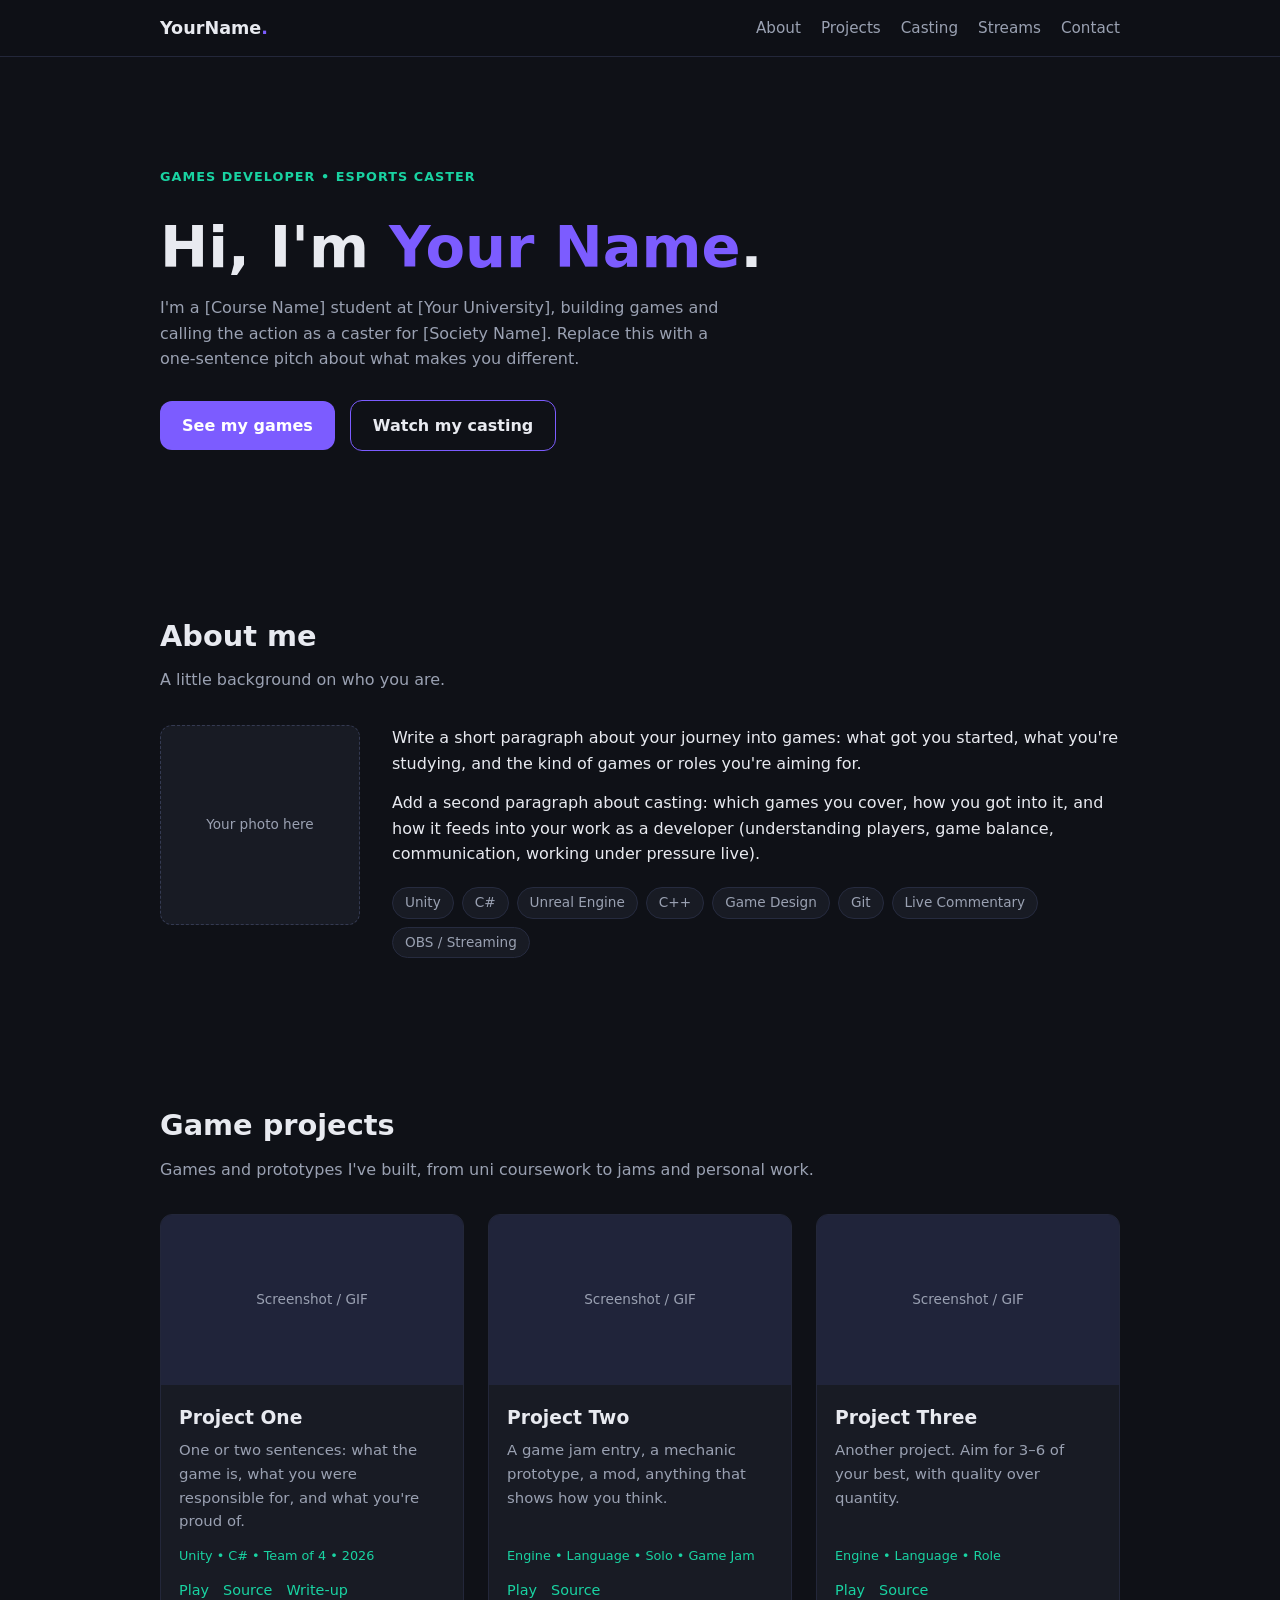
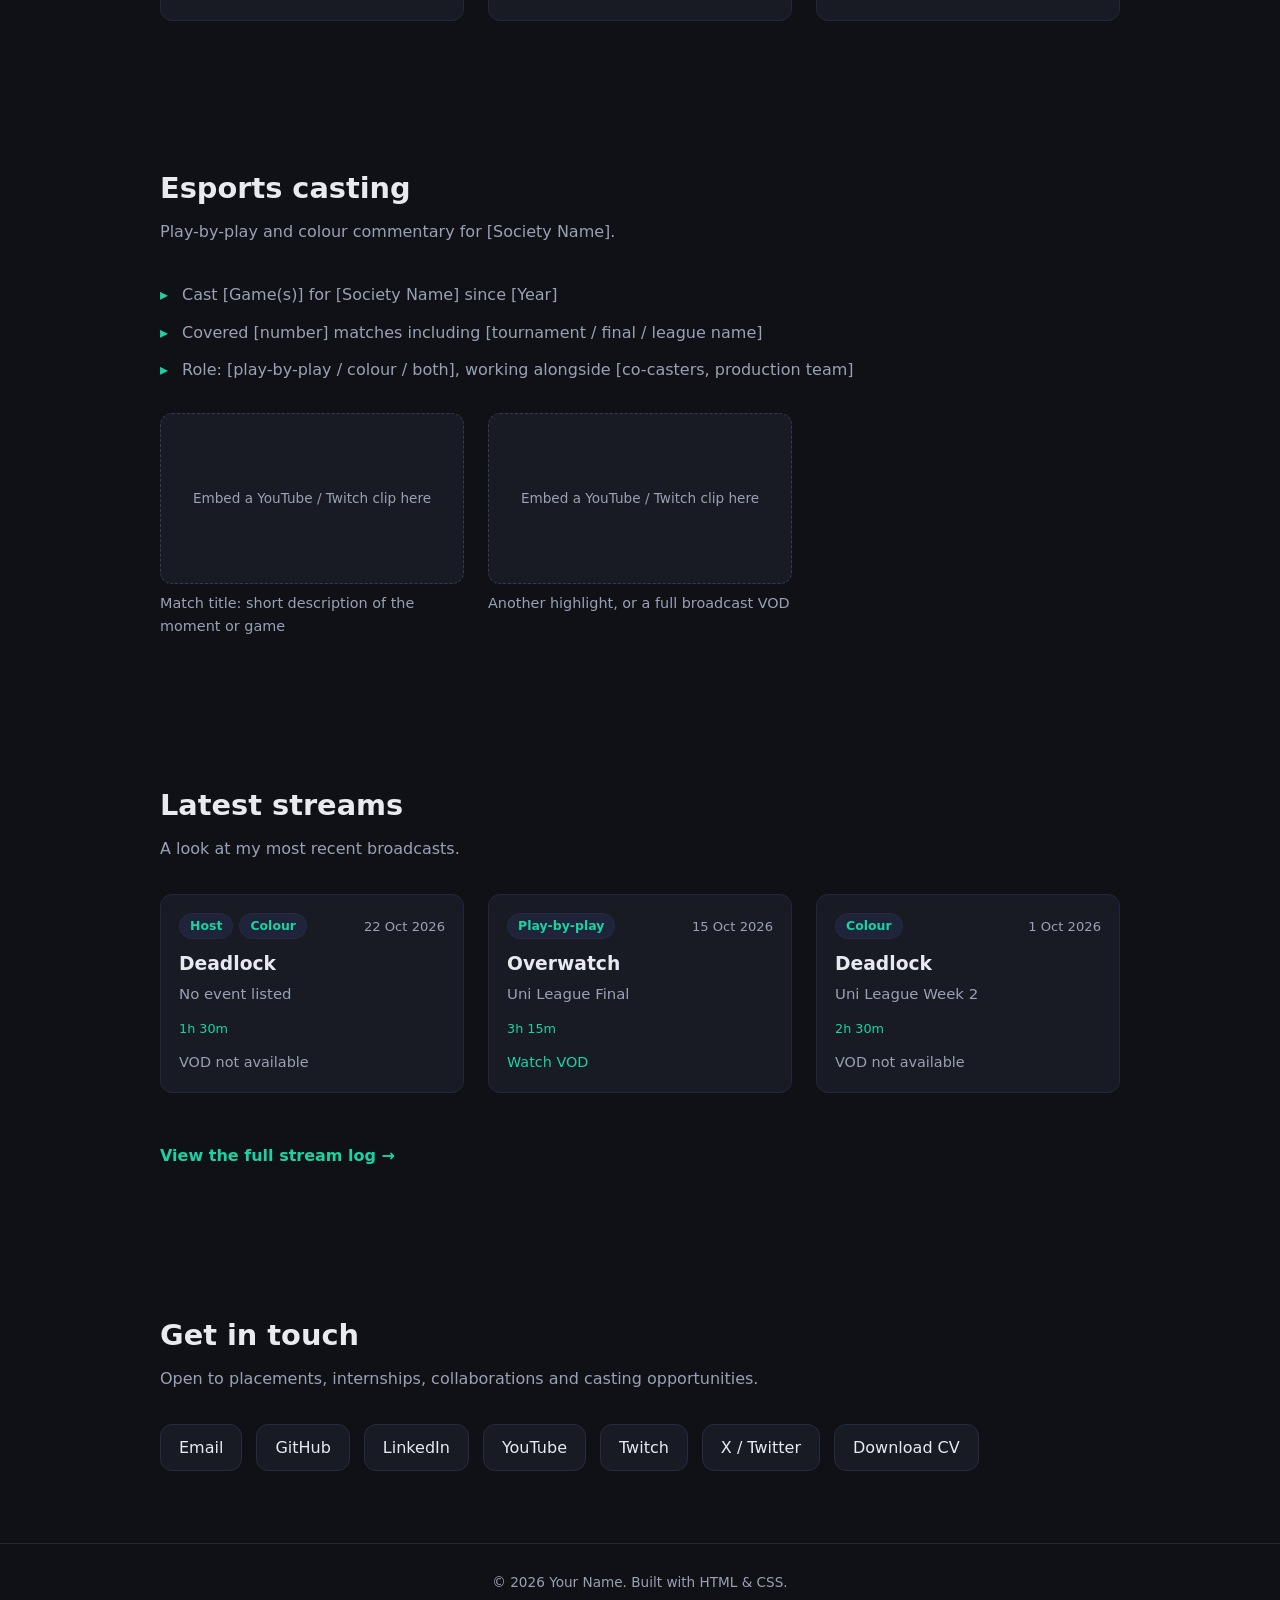
<file: index.html>
<!DOCTYPE html>
<html lang="en">
<head>
  <meta charset="UTF-8">
  <meta name="viewport" content="width=device-width, initial-scale=1.0">
  <title>Your Name | Games Developer & Esports Caster</title>
  <meta name="description" content="Portfolio of [Your Name], a games development student and esports caster.">
  <link rel="stylesheet" href="streams.css">

  <style>
    /* ---------- Theme: change these colours to restyle the whole site ---------- */
    :root {
      --bg: #0f1117;
      --surface: #181b24;
      --text: #e8eaf0;
      --muted: #9aa1b2;
      --accent: #7c5cff;
      --accent-2: #19d3a2;
      --radius: 12px;
      --max-width: 1000px;
    }

    * { box-sizing: border-box; margin: 0; padding: 0; }
    html { scroll-behavior: smooth; }

    body {
      font-family: system-ui, -apple-system, "Segoe UI", Roboto, sans-serif;
      background: var(--bg);
      color: var(--text);
      line-height: 1.6;
    }

    a { color: var(--accent-2); text-decoration: none; }
    a:hover { text-decoration: underline; }

    .container { max-width: var(--max-width); margin: 0 auto; padding: 0 20px; }
    section { padding: 72px 0; }
    h2 { font-size: 1.8rem; margin-bottom: 8px; }
    .section-intro { color: var(--muted); margin-bottom: 32px; }

    /* ---------- Navigation ---------- */
    header {
      position: sticky; top: 0; z-index: 10;
      background: rgba(15, 17, 23, 0.9);
      backdrop-filter: blur(8px);
      border-bottom: 1px solid #23273a;
    }
    nav { display: flex; justify-content: space-between; align-items: center; padding: 14px 20px; max-width: var(--max-width); margin: 0 auto; flex-wrap: wrap; gap: 8px; }
    .logo { font-weight: 700; font-size: 1.1rem; color: var(--text); }
    nav ul { list-style: none; display: flex; gap: 20px; flex-wrap: wrap; }
    nav ul a { color: var(--muted); font-size: 0.95rem; }
    nav ul a:hover { color: var(--text); text-decoration: none; }

    /* ---------- Hero ---------- */
    .hero { padding: 110px 0 80px; }
    .hero .tag { color: var(--accent-2); font-weight: 600; letter-spacing: 0.08em; text-transform: uppercase; font-size: 0.8rem; }
    .hero h1 { font-size: clamp(2.2rem, 6vw, 3.6rem); line-height: 1.1; margin: 12px 0 16px; }
    .hero h1 span { color: var(--accent); }
    .hero p { color: var(--muted); max-width: 560px; margin-bottom: 28px; }
    .btn {
      display: inline-block; padding: 12px 22px; border-radius: var(--radius);
      font-weight: 600; margin-right: 10px; margin-bottom: 10px;
    }
    .btn-primary { background: var(--accent); color: #fff; }
    .btn-secondary { border: 1px solid var(--accent); color: var(--text); }
    .btn:hover { text-decoration: none; opacity: 0.9; }

    /* ---------- About ---------- */
    .about-grid { display: grid; grid-template-columns: 200px 1fr; gap: 32px; align-items: start; }
    .avatar {
      width: 200px; height: 200px; border-radius: var(--radius);
      background: var(--surface); border: 1px dashed #343a52;
      display: flex; align-items: center; justify-content: center;
      color: var(--muted); font-size: 0.85rem; text-align: center; overflow: hidden;
    }
    .avatar img { width: 100%; height: 100%; object-fit: cover; }
    .about-text p + p { margin-top: 14px; }
    .skills { display: flex; flex-wrap: wrap; gap: 8px; margin-top: 20px; }
    .skill {
      background: var(--surface); border: 1px solid #262b3f;
      padding: 4px 12px; border-radius: 999px; font-size: 0.85rem; color: var(--muted);
    }

    /* ---------- Cards (projects) ---------- */
    .grid { display: grid; grid-template-columns: repeat(auto-fill, minmax(280px, 1fr)); gap: 24px; }
    .card {
      background: var(--surface); border-radius: var(--radius);
      overflow: hidden; border: 1px solid #23273a;
      display: flex; flex-direction: column;
      transition: transform 0.15s ease, border-color 0.15s ease;
    }
    .card:hover { transform: translateY(-3px); border-color: var(--accent); }
    .card-img {
      aspect-ratio: 16 / 9; background: #20243a;
      display: flex; align-items: center; justify-content: center;
      color: var(--muted); font-size: 0.85rem;
    }
    .card-img img { width: 100%; height: 100%; object-fit: cover; }
    .card-body { padding: 18px; display: flex; flex-direction: column; flex: 1; }
    .card-body h3 { margin-bottom: 6px; }
    .card-body p { color: var(--muted); font-size: 0.93rem; flex: 1; }
    .card-meta { margin-top: 12px; font-size: 0.8rem; color: var(--accent-2); }
    .card-links { margin-top: 12px; display: flex; gap: 14px; font-size: 0.9rem; }

    /* ---------- Casting section ---------- */
    .video-grid { display: grid; grid-template-columns: repeat(auto-fill, minmax(300px, 1fr)); gap: 24px; margin-top: 24px; }
    .video-wrap {
      position: relative; aspect-ratio: 16 / 9;
      background: var(--surface); border: 1px dashed #343a52; border-radius: var(--radius);
      overflow: hidden; display: flex; align-items: center; justify-content: center;
      color: var(--muted); font-size: 0.85rem; text-align: center; padding: 12px;
    }
    .video-wrap iframe { position: absolute; inset: 0; width: 100%; height: 100%; border: 0; }
    .video-caption { margin-top: 8px; font-size: 0.9rem; color: var(--muted); }
    .highlights { list-style: none; margin-top: 12px; }
    .highlights li { padding: 6px 0 6px 22px; position: relative; color: var(--muted); }
    .highlights li::before { content: "▸"; position: absolute; left: 0; color: var(--accent-2); }

    /* ---------- Contact ---------- */
    .contact-links { display: flex; flex-wrap: wrap; gap: 14px; margin-top: 12px; }
    .contact-links a {
      background: var(--surface); border: 1px solid #262b3f;
      padding: 10px 18px; border-radius: var(--radius); color: var(--text);
    }
    .contact-links a:hover { border-color: var(--accent); text-decoration: none; }

    footer { text-align: center; padding: 28px 20px; color: var(--muted); font-size: 0.85rem; border-top: 1px solid #23273a; }

    /* ---------- Mobile ---------- */
    @media (max-width: 640px) {
      .about-grid { grid-template-columns: 1fr; }
      .avatar { width: 140px; height: 140px; }
      section { padding: 52px 0; }
    }
  </style>
</head>

<body>

  <!-- ===== NAVIGATION ===== -->
  <header>
    <nav>
      <a class="logo" href="#top">YourName<span style="color: var(--accent);">.</span></a>
      <ul>
        <li><a href="#about">About</a></li>
        <li><a href="#projects">Projects</a></li>
        <li><a href="#casting">Casting</a></li>
        <li><a href="streams.html">Streams</a></li>
        <li><a href="#contact">Contact</a></li>
      </ul>
    </nav>
  </header>

  <main id="top">

    <!-- ===== HERO ===== -->
    <section class="hero">
      <div class="container">
        <p class="tag">Games Developer • Esports Caster</p>
        <h1>Hi, I'm <span>Your Name</span>.</h1>
        <p>
          I'm a [Course Name] student at [Your University], building games and
          calling the action as a caster for [Society Name]. Replace this with a
          one-sentence pitch about what makes you different.
        </p>
        <a class="btn btn-primary" href="#projects">See my games</a>
        <a class="btn btn-secondary" href="#casting">Watch my casting</a>
      </div>
    </section>

    <!-- ===== ABOUT ===== -->
    <section id="about">
      <div class="container">
        <h2>About me</h2>
        <p class="section-intro">A little background on who you are.</p>

        <div class="about-grid">
          <div class="avatar">
            <!-- Swap for: <img src="images/me.jpg" alt="Photo of Your Name"> -->
            Your photo here
          </div>

          <div class="about-text">
            <p>
              Write a short paragraph about your journey into games: what got you
              started, what you're studying, and the kind of games or roles you're
              aiming for.
            </p>
            <p>
              Add a second paragraph about casting: which games you cover, how
              you got into it, and how it feeds into your work as a developer
              (understanding players, game balance, communication, working under
              pressure live).
            </p>

            <div class="skills">
              <!-- Edit, add or delete skills as needed -->
              <span class="skill">Unity</span>
              <span class="skill">C#</span>
              <span class="skill">Unreal Engine</span>
              <span class="skill">C++</span>
              <span class="skill">Game Design</span>
              <span class="skill">Git</span>
              <span class="skill">Live Commentary</span>
              <span class="skill">OBS / Streaming</span>
            </div>
          </div>
        </div>
      </div>
    </section>

    <!-- ===== PROJECTS ===== -->
    <section id="projects">
      <div class="container">
        <h2>Game projects</h2>
        <p class="section-intro">Games and prototypes I've built, from uni coursework to jams and personal work.</p>

        <div class="grid">

          <!-- PROJECT CARD: copy this block for each project -->
          <article class="card">
            <div class="card-img">
              <!-- Swap for: <img src="images/project1.jpg" alt="Screenshot of Project One"> -->
              Screenshot / GIF
            </div>
            <div class="card-body">
              <h3>Project One</h3>
              <p>One or two sentences: what the game is, what you were responsible for, and what you're proud of.</p>
              <div class="card-meta">Unity • C# • Team of 4 • 2026</div>
              <div class="card-links">
                <a href="#">Play</a>
                <a href="#">Source</a>
                <a href="#">Write-up</a>
              </div>
            </div>
          </article>

          <article class="card">
            <div class="card-img">Screenshot / GIF</div>
            <div class="card-body">
              <h3>Project Two</h3>
              <p>A game jam entry, a mechanic prototype, a mod, anything that shows how you think.</p>
              <div class="card-meta">Engine • Language • Solo • Game Jam</div>
              <div class="card-links">
                <a href="#">Play</a>
                <a href="#">Source</a>
              </div>
            </div>
          </article>

          <article class="card">
            <div class="card-img">Screenshot / GIF</div>
            <div class="card-body">
              <h3>Project Three</h3>
              <p>Another project. Aim for 3–6 of your best, with quality over quantity.</p>
              <div class="card-meta">Engine • Language • Role</div>
              <div class="card-links">
                <a href="#">Play</a>
                <a href="#">Source</a>
              </div>
            </div>
          </article>

        </div>
      </div>
    </section>

    <!-- ===== CASTING ===== -->
    <section id="casting">
      <div class="container">
        <h2>Esports casting</h2>
        <p class="section-intro">Play-by-play and colour commentary for [Society Name].</p>

        <ul class="highlights">
          <!-- Edit these with real details -->
          <li>Cast [Game(s)] for [Society Name] since [Year]</li>
          <li>Covered [number] matches including [tournament / final / league name]</li>
          <li>Role: [play-by-play / colour / both], working alongside [co-casters, production team]</li>
        </ul>

        <div class="video-grid">

          <!-- VIDEO: replace VIDEO_ID with your YouTube video ID, then delete the placeholder text.
               Example embed:
               <iframe src="https://www.youtube.com/embed/VIDEO_ID" title="Cast highlight" allowfullscreen loading="lazy"></iframe> -->
          <div>
            <div class="video-wrap">
              <!-- <iframe src="https://www.youtube.com/embed/VIDEO_ID" title="Cast highlight 1" allowfullscreen loading="lazy"></iframe> -->
              Embed a YouTube / Twitch clip here
            </div>
            <p class="video-caption">Match title: short description of the moment or game</p>
          </div>

          <div>
            <div class="video-wrap">Embed a YouTube / Twitch clip here</div>
            <p class="video-caption">Another highlight, or a full broadcast VOD</p>
          </div>

        </div>
      </div>
    </section>

    <!-- ===== LATEST STREAMS (preview; data comes from data/streams.json) ===== -->
    <section id="streams">
      <div class="container">
        <h2>Latest streams</h2>
        <p class="section-intro">A look at my most recent broadcasts.</p>

        <div id="stream-grid" class="stream-grid" data-limit="3"></div>
        <p id="streams-status" class="streams-status" role="status" aria-live="polite"></p>

        <a class="more-link" href="streams.html">View the full stream log &rarr;</a>
      </div>
    </section>

    <!-- ===== CONTACT ===== -->
    <section id="contact">
      <div class="container">
        <h2>Get in touch</h2>
        <p class="section-intro">Open to placements, internships, collaborations and casting opportunities.</p>

        <div class="contact-links">
          <a href="mailto:you@example.com">Email</a>
          <a href="https://github.com/yourusername" target="_blank" rel="noopener">GitHub</a>
          <a href="https://www.linkedin.com/in/yourusername" target="_blank" rel="noopener">LinkedIn</a>
          <a href="https://www.youtube.com/@yourchannel" target="_blank" rel="noopener">YouTube</a>
          <a href="https://twitch.tv/yourchannel" target="_blank" rel="noopener">Twitch</a>
          <a href="https://x.com/yourhandle" target="_blank" rel="noopener">X / Twitter</a>
          <a href="files/cv.pdf" target="_blank" rel="noopener">Download CV</a>
        </div>
      </div>
    </section>

  </main>

  <footer>
    &copy; <span id="year"></span> Your Name. Built with HTML &amp; CSS.
  </footer>

  <script src="streams.js"></script>
  <script>
    // Keeps the footer year current automatically
    document.getElementById("year").textContent = new Date().getFullYear();
  </script>
</body>
</html>
</file>
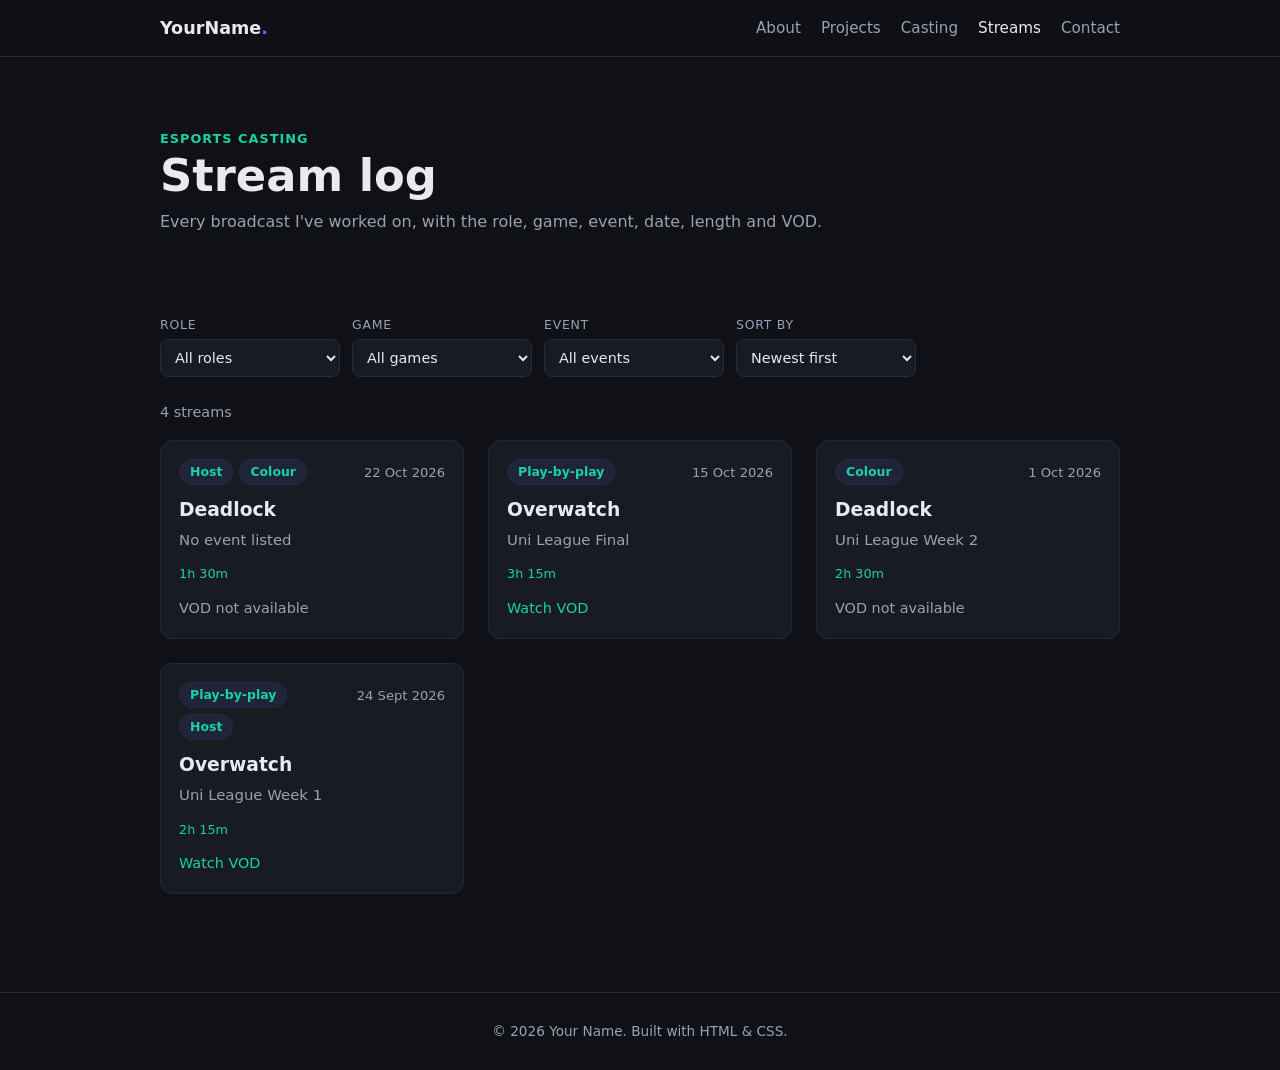
<file: streams.html>
<!DOCTYPE html>
<html lang="en">
<head>
  <meta charset="UTF-8">
  <meta name="viewport" content="width=device-width, initial-scale=1.0">
  <title>Stream Log | Your Name</title>
  <meta name="description" content="Every esports broadcast I've cast: role, game, event, date, length and VOD.">
  <link rel="stylesheet" href="site.css">
  <link rel="stylesheet" href="streams.css">
</head>

<body>

  <!-- ===== NAVIGATION (same links as index.html) ===== -->
  <header>
    <nav>
      <a class="logo" href="index.html">YourName<span style="color: var(--accent);">.</span></a>
      <ul>
        <li><a href="index.html#about">About</a></li>
        <li><a href="index.html#projects">Projects</a></li>
        <li><a href="index.html#casting">Casting</a></li>
        <li><a href="streams.html" aria-current="page">Streams</a></li>
        <li><a href="index.html#contact">Contact</a></li>
      </ul>
    </nav>
  </header>

  <main>
    <div class="page-head">
      <div class="container">
        <p class="tag">Esports Casting</p>
        <h1>Stream log</h1>
        <p class="section-intro">Every broadcast I've worked on, with the role, game, event, date, length and VOD.</p>
      </div>
    </div>

    <section style="padding-top: 24px;">
      <div class="container">

        <div class="stream-controls">
          <label>Role
            <select id="filter-role"><option value="">All roles</option></select>
          </label>
          <label>Game
            <select id="filter-game"><option value="">All games</option></select>
          </label>
          <label>Event
            <select id="filter-event"><option value="">All events</option></select>
          </label>
          <label>Sort by
            <select id="sort-streams">
              <option value="date-desc">Newest first</option>
              <option value="date-asc">Oldest first</option>
              <option value="length-desc">Longest first</option>
              <option value="game-asc">Game (A–Z)</option>
            </select>
          </label>
        </div>

        <p id="stream-count" class="stream-count" aria-live="polite"></p>
        <div id="stream-grid" class="stream-grid"></div>
        <p id="streams-status" class="streams-status" role="status" aria-live="polite"></p>

      </div>
    </section>
  </main>

  <footer>
    &copy; <span id="year"></span> Your Name. Built with HTML &amp; CSS.
  </footer>

  <script src="streams.js"></script>
  <script>
    document.getElementById("year").textContent = new Date().getFullYear();
  </script>
</body>
</html>
</file>
<file: streams.css>
/* Stream log cards and filters. Uses the theme variables from index.html / site.css,
   and is styled to match the project cards on the front page. */

.stream-controls {
  display: flex; flex-wrap: wrap; gap: 12px;
  margin-bottom: 24px;
}
.stream-controls label {
  display: flex; flex-direction: column; gap: 4px; flex: 0 1 180px;
  font-size: 0.78rem; color: var(--muted);
  text-transform: uppercase; letter-spacing: 0.06em;
}
.stream-controls select {
  background: var(--surface); color: var(--text);
  border: 1px solid #262b3f; border-radius: 8px;
  padding: 9px 10px; font: inherit; font-size: 0.9rem; width: 100%;
}
.stream-controls select:focus-visible { outline: 2px solid var(--accent); outline-offset: 1px; }

.stream-count { color: var(--muted); font-size: 0.9rem; margin-bottom: 16px; }

.stream-grid { display: grid; grid-template-columns: repeat(auto-fill, minmax(280px, 1fr)); gap: 24px; }

.stream-card {
  background: var(--surface); border-radius: var(--radius);
  border: 1px solid #23273a; padding: 18px;
  display: flex; flex-direction: column;
  transition: transform 0.15s ease, border-color 0.15s ease;
}
.stream-card:hover { transform: translateY(-3px); border-color: var(--accent); }

.stream-top { display: flex; justify-content: space-between; align-items: flex-start; gap: 10px; margin-bottom: 10px; }
.stream-roles { display: flex; flex-wrap: wrap; gap: 6px; }
.stream-role {
  background: #20243a; border: 1px solid #262b3f; color: var(--accent-2);
  padding: 2px 10px; border-radius: 999px; font-size: 0.78rem; font-weight: 600;
}
.stream-date { color: var(--muted); font-size: 0.82rem; white-space: nowrap; padding-top: 3px; }

.stream-card h3 { margin-bottom: 4px; }
.stream-event { color: var(--muted); font-size: 0.93rem; flex: 1; }
.stream-meta { margin-top: 12px; font-size: 0.8rem; color: var(--accent-2); }
.stream-links { margin-top: 12px; font-size: 0.9rem; min-height: 1.4em; }
.stream-links .no-vod { color: var(--muted); }

.streams-status { color: var(--muted); padding-top: 8px; min-height: 1.6em; }
.more-link { display: inline-block; margin-top: 24px; font-weight: 600; }

@media (max-width: 640px) {
  .stream-controls label { flex: 1 1 140px; }
}
</file>
<file: site.css>
/* Shared base styles for streams.html.
   These are copied from the <style> block in index.html so both pages match.
   If you change the theme colours, change them in BOTH places. */

:root {
  --bg: #0f1117;
  --surface: #181b24;
  --text: #e8eaf0;
  --muted: #9aa1b2;
  --accent: #7c5cff;
  --accent-2: #19d3a2;
  --radius: 12px;
  --max-width: 1000px;
}

* { box-sizing: border-box; margin: 0; padding: 0; }
html { scroll-behavior: smooth; }

body {
  font-family: system-ui, -apple-system, "Segoe UI", Roboto, sans-serif;
  background: var(--bg);
  color: var(--text);
  line-height: 1.6;
}

a { color: var(--accent-2); text-decoration: none; }
a:hover { text-decoration: underline; }

.container { max-width: var(--max-width); margin: 0 auto; padding: 0 20px; }
section { padding: 72px 0; }
h1 { font-size: clamp(2rem, 5vw, 2.8rem); line-height: 1.15; margin-bottom: 8px; }
h2 { font-size: 1.8rem; margin-bottom: 8px; }
.section-intro { color: var(--muted); margin-bottom: 32px; }

header {
  position: sticky; top: 0; z-index: 10;
  background: rgba(15, 17, 23, 0.9);
  backdrop-filter: blur(8px);
  border-bottom: 1px solid #23273a;
}
nav { display: flex; justify-content: space-between; align-items: center; padding: 14px 20px; max-width: var(--max-width); margin: 0 auto; flex-wrap: wrap; gap: 8px; }
.logo { font-weight: 700; font-size: 1.1rem; color: var(--text); }
nav ul { list-style: none; display: flex; gap: 20px; flex-wrap: wrap; }
nav ul a { color: var(--muted); font-size: 0.95rem; }
nav ul a:hover, nav ul a[aria-current="page"] { color: var(--text); text-decoration: none; }

.page-head { padding: 72px 0 24px; }
.page-head .tag { color: var(--accent-2); font-weight: 600; letter-spacing: 0.08em; text-transform: uppercase; font-size: 0.8rem; }

footer { text-align: center; padding: 28px 20px; color: var(--muted); font-size: 0.85rem; border-top: 1px solid #23273a; }

@media (max-width: 640px) {
  section { padding: 52px 0; }
  .page-head { padding: 48px 0 16px; }
}
</file>
